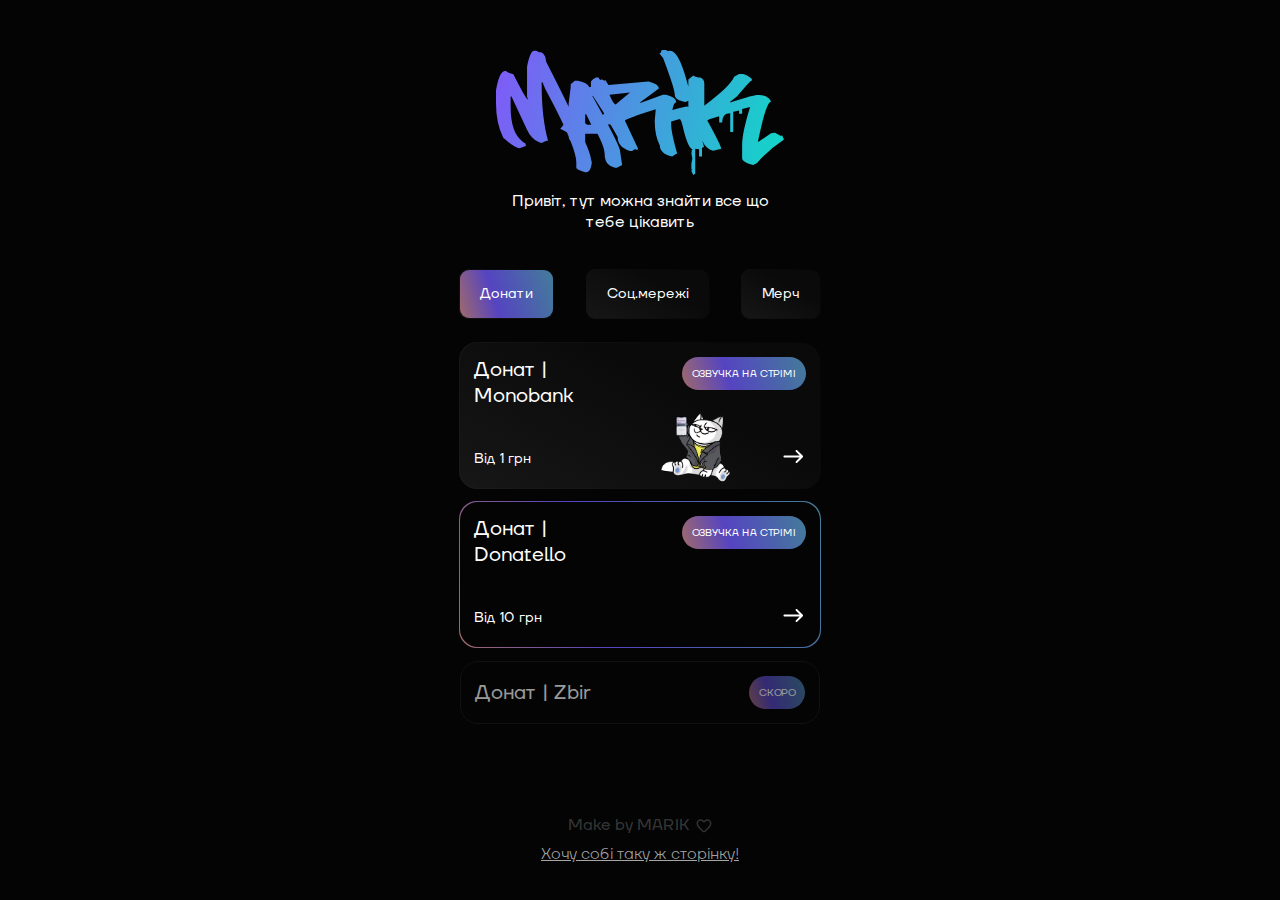
<file: index.html>
<!DOCTYPE html>
<html lang="en">
<head>
    <meta charset="UTF-8">
    <meta name="viewport" content="width=device-width, initial-scale=1.0">
    <title>Marik.str</title>
    <link rel="stylesheet" href="./css/main.css">
    <link rel="stylesheet" href="./font/stylesheet.css">
</head>
<body>
    
<!-- <spline-viewer url="https://prod.spline.design/HW3qBIcIWPRke2JP/scene.splinecode"></spline-viewer> -->
    <a href="https://prod.spline.design/Rg0K-OLG7JFMIJ8s/scene.splinecode"></a>
        <div class="container">
            <div class="main-wrapper">
                <img class="img" src="./img/MARiK.svg" alt="">
                <div class="main-title">Привіт, тут можна знайти все що тебе цікавить</div>
                <div class="main-tabs">
                    <div class="main-tab active" data-tab="donate">Донати</div>
                    <div class="main-tab" data-tab="social">Соц.мережі</div>
                    <div class="main-tab" data-tab="merch">Мерч</div>
                </div>
                <div class="tabs-content">

                    <div class="tab-content active" id="donate">
                        <a href="https://send.monobank.ua/jar/8Kun5xwrMJ" target="_blank" rel="noopener noreferrer" class="main-element monodonat">
                            <div class="element-top">
                                <div class="element-title">Донат | Monobank</div>
                                <div class="element-info">озвучка на стрімі</div>
                            </div>
                            <div class="element-down">
                                <div class="element-desc">Від 1 грн</div>
                                <div class="arrow">
                                    <svg width="25" height="25" viewBox="0 0 25 25" fill="none" xmlns="http://www.w3.org/2000/svg">
                                    <g clip-path="url(#clip0_0_21)">
                                    <path d="M14.8 18.8C14.41 18.41 14.41 17.78 14.8 17.39L18.67 13.5H3.50003C2.95003 13.5 2.50003 13.05 2.50003 12.5C2.50003 11.95 2.95003 11.5 3.50003 11.5H18.67L14.79 7.61998C14.4 7.22998 14.4 6.59998 14.79 6.20998C15.18 5.81998 15.81 5.81998 16.2 6.20998L21.8 11.8C22.19 12.19 22.19 12.82 21.8 13.21L16.21 18.8C15.82 19.18 15.18 19.18 14.8 18.8Z" fill="white"/>
                                    </g>
                                    <defs>
                                    <clipPath id="clip0_0_21">
                                    <rect width="24" height="24" fill="white" transform="matrix(-1 0 0 1 24.5 0.5)"/>
                                    </clipPath>
                                    </defs>
                                    </svg>
                                    </div>
                            </div>
                        </a>
                        <a href="https://donatello.to/MARiK" target="_blank" rel="noopener noreferrer" class="main-element">
                            <div class="element-top">
                                <div class="element-title">Донат | Donatello</div>
                                <div class="element-info">озвучка на стрімі</div>
                            </div>
                            <div class="element-down">
                                <div class="element-desc">Від 10 грн</div>
                                <div class="arrow">
                                    <svg width="25" height="25" viewBox="0 0 25 25" fill="none" xmlns="http://www.w3.org/2000/svg">
                                    <g clip-path="url(#clip0_0_21)">
                                    <path d="M14.8 18.8C14.41 18.41 14.41 17.78 14.8 17.39L18.67 13.5H3.50003C2.95003 13.5 2.50003 13.05 2.50003 12.5C2.50003 11.95 2.95003 11.5 3.50003 11.5H18.67L14.79 7.61998C14.4 7.22998 14.4 6.59998 14.79 6.20998C15.18 5.81998 15.81 5.81998 16.2 6.20998L21.8 11.8C22.19 12.19 22.19 12.82 21.8 13.21L16.21 18.8C15.82 19.18 15.18 19.18 14.8 18.8Z" fill="white"/>
                                    </g>
                                    <defs>
                                    <clipPath id="clip0_0_21">
                                    <rect width="24" height="24" fill="white" transform="matrix(-1 0 0 1 24.5 0.5)"/>
                                    </clipPath>
                                    </defs>
                                    </svg>
                                    </div>
                            </div>
                        </a>
                        <a href="#"  class="main-element zbir">
                            <div class="element-top">
                                <div class="element-title mb-0">Донат | Zbir</div>
                                <div class="element-info ">скоро</div>
                            </div>
                            <div class="element-down">
                                <!-- <div class="arrow">
                                    <svg width="25" height="25" viewBox="0 0 25 25" fill="none" xmlns="http://www.w3.org/2000/svg">
                                    <g clip-path="url(#clip0_0_21)">
                                    <path d="M14.8 18.8C14.41 18.41 14.41 17.78 14.8 17.39L18.67 13.5H3.50003C2.95003 13.5 2.50003 13.05 2.50003 12.5C2.50003 11.95 2.95003 11.5 3.50003 11.5H18.67L14.79 7.61998C14.4 7.22998 14.4 6.59998 14.79 6.20998C15.18 5.81998 15.81 5.81998 16.2 6.20998L21.8 11.8C22.19 12.19 22.19 12.82 21.8 13.21L16.21 18.8C15.82 19.18 15.18 19.18 14.8 18.8Z" fill="white"/>
                                    </g>
                                    <defs>
                                    <clipPath id="clip0_0_21">
                                    <rect width="24" height="24" fill="white" transform="matrix(-1 0 0 1 24.5 0.5)"/>
                                    </clipPath>
                                    </defs>
                                    </svg>
                                    </div> -->
                            </div>
                        </a>
                    </div>
                    
                    <div class="tab-content " id="social">
                        <a href="https://www.youtube.com/@marik_str" target="_blank" rel="noopener noreferrer" class="main-element">
                            <div class="element-top">
                                <div class="element-title">YouTube</div>
                            </div>
                            <div class="element-down">
                                <div class="element-desc">Ютуб канал Маріка </div>
                                <div class="arrow">
                                    <svg width="25" height="25" viewBox="0 0 25 25" fill="none" xmlns="http://www.w3.org/2000/svg">
                                    <g clip-path="url(#clip0_0_21)">
                                    <path d="M14.8 18.8C14.41 18.41 14.41 17.78 14.8 17.39L18.67 13.5H3.50003C2.95003 13.5 2.50003 13.05 2.50003 12.5C2.50003 11.95 2.95003 11.5 3.50003 11.5H18.67L14.79 7.61998C14.4 7.22998 14.4 6.59998 14.79 6.20998C15.18 5.81998 15.81 5.81998 16.2 6.20998L21.8 11.8C22.19 12.19 22.19 12.82 21.8 13.21L16.21 18.8C15.82 19.18 15.18 19.18 14.8 18.8Z" fill="white"/>
                                    </g>
                                    <defs>
                                    <clipPath id="clip0_0_21">
                                    <rect width="24" height="24" fill="white" transform="matrix(-1 0 0 1 24.5 0.5)"/>
                                    </clipPath>
                                    </defs>
                                    </svg>
                                    </div>
                            </div>
                        </a>
                        <a href="https://t.me/MARiK_streams" target="_blank" rel="noopener noreferrer" class="main-element">
                            <div class="element-top">
                                <div class="element-title">Telegram</div>
                            </div>
                            <div class="element-down">
                                <div class="element-desc">Телеграм канал Маріка</div>
                                <div class="arrow">
                                    <svg width="25" height="25" viewBox="0 0 25 25" fill="none" xmlns="http://www.w3.org/2000/svg">
                                    <g clip-path="url(#clip0_0_21)">
                                    <path d="M14.8 18.8C14.41 18.41 14.41 17.78 14.8 17.39L18.67 13.5H3.50003C2.95003 13.5 2.50003 13.05 2.50003 12.5C2.50003 11.95 2.95003 11.5 3.50003 11.5H18.67L14.79 7.61998C14.4 7.22998 14.4 6.59998 14.79 6.20998C15.18 5.81998 15.81 5.81998 16.2 6.20998L21.8 11.8C22.19 12.19 22.19 12.82 21.8 13.21L16.21 18.8C15.82 19.18 15.18 19.18 14.8 18.8Z" fill="white"/>
                                    </g>
                                    <defs>
                                    <clipPath id="clip0_0_21">
                                    <rect width="24" height="24" fill="white" transform="matrix(-1 0 0 1 24.5 0.5)"/>
                                    </clipPath>
                                    </defs>
                                    </svg>
                                    </div>
                            </div>
                        </a>
                    </a>
                    <a href="https://www.instagram.com/marian_bumbak/"  target="_blank" rel="noopener noreferrer" class="main-element">
                        <div class="element-top">
                            <div class="element-title">Instagram</div>
                        </div>
                        <div class="element-down">
                            <div class="element-desc">Інстаграм Маріка</div>
                            <div class="arrow">
                                <svg width="25" height="25" viewBox="0 0 25 25" fill="none" xmlns="http://www.w3.org/2000/svg">
                                <g clip-path="url(#clip0_0_21)">
                                <path d="M14.8 18.8C14.41 18.41 14.41 17.78 14.8 17.39L18.67 13.5H3.50003C2.95003 13.5 2.50003 13.05 2.50003 12.5C2.50003 11.95 2.95003 11.5 3.50003 11.5H18.67L14.79 7.61998C14.4 7.22998 14.4 6.59998 14.79 6.20998C15.18 5.81998 15.81 5.81998 16.2 6.20998L21.8 11.8C22.19 12.19 22.19 12.82 21.8 13.21L16.21 18.8C15.82 19.18 15.18 19.18 14.8 18.8Z" fill="white"/>
                                </g>
                                <defs>
                                <clipPath id="clip0_0_21">
                                <rect width="24" height="24" fill="white" transform="matrix(-1 0 0 1 24.5 0.5)"/>
                                </clipPath>
                                </defs>
                                </svg>
                                </div>
                        </div>
                        
                    </a>
                    <a href="https://www.tiktok.com/@marik.str"  target="_blank" rel="noopener noreferrer" class="main-element">
                        <div class="element-top">
                            <div class="element-title">Tik tok</div>
                        </div>
                        <div class="element-down">
                            <div class="element-desc">Тік ток Маріка</div>
                            <div class="arrow">
                                <svg width="25" height="25" viewBox="0 0 25 25" fill="none" xmlns="http://www.w3.org/2000/svg">
                                <g clip-path="url(#clip0_0_21)">
                                <path d="M14.8 18.8C14.41 18.41 14.41 17.78 14.8 17.39L18.67 13.5H3.50003C2.95003 13.5 2.50003 13.05 2.50003 12.5C2.50003 11.95 2.95003 11.5 3.50003 11.5H18.67L14.79 7.61998C14.4 7.22998 14.4 6.59998 14.79 6.20998C15.18 5.81998 15.81 5.81998 16.2 6.20998L21.8 11.8C22.19 12.19 22.19 12.82 21.8 13.21L16.21 18.8C15.82 19.18 15.18 19.18 14.8 18.8Z" fill="white"/>
                                </g>
                                <defs>
                                <clipPath id="clip0_0_21">
                                <rect width="24" height="24" fill="white" transform="matrix(-1 0 0 1 24.5 0.5)"/>
                                </clipPath>
                                </defs>
                                </svg>
                                </div>
                        </div>
                        
                    </a>
                    <a href="https://www.twitch.tv/marik_str"  target="_blank" rel="noopener noreferrer" class="main-element">
                        <div class="element-top">
                            <div class="element-title">Twitch</div>
                        </div>
                        <div class="element-down">
                            <div class="element-desc">Твіч Маріка</div>
                            <div class="arrow">
                                <svg width="25" height="25" viewBox="0 0 25 25" fill="none" xmlns="http://www.w3.org/2000/svg">
                                <g clip-path="url(#clip0_0_21)">
                                <path d="M14.8 18.8C14.41 18.41 14.41 17.78 14.8 17.39L18.67 13.5H3.50003C2.95003 13.5 2.50003 13.05 2.50003 12.5C2.50003 11.95 2.95003 11.5 3.50003 11.5H18.67L14.79 7.61998C14.4 7.22998 14.4 6.59998 14.79 6.20998C15.18 5.81998 15.81 5.81998 16.2 6.20998L21.8 11.8C22.19 12.19 22.19 12.82 21.8 13.21L16.21 18.8C15.82 19.18 15.18 19.18 14.8 18.8Z" fill="white"/>
                                </g>
                                <defs>
                                <clipPath id="clip0_0_21">
                                <rect width="24" height="24" fill="white" transform="matrix(-1 0 0 1 24.5 0.5)"/>
                                </clipPath>
                                </defs>
                                </svg>
                                </div>
                        </div>
                        
                    </a>
                    </div>
                    <div class="tab-content" id="merch">
                        <div class="merch-wrapper">
                            <div class="merch-top">
                                <div class="logo"><svg width="62" height="12" viewBox="0 0 62 12" fill="none" xmlns="http://www.w3.org/2000/svg">
                                    <path d="M13.8357 11.6757V0.324324H17.6692L20.5655 6.81081H20.9915L23.8879 0.324324H27.7213V11.6757H25.1657V4.45946L25.336 3H25.1657L22.4397 9.08108H19.1174L16.3914 3H16.221L16.3914 4.45946V11.6757H13.8357Z" fill="white"/>
                                    <path d="M34.565 12C33.52 12 32.6227 11.8162 31.873 11.4486C31.1234 11.0811 30.5271 10.6054 30.0841 10.0216C29.6525 9.43784 29.3572 8.8 29.1981 8.10811H31.839C31.9866 8.58378 32.2876 8.98919 32.7419 9.32432C33.2076 9.64865 33.8153 9.81081 34.565 9.81081C35.0874 9.81081 35.5134 9.75676 35.8428 9.64865C36.1722 9.52973 36.4107 9.37838 36.5583 9.1946C36.706 9 36.7798 8.77297 36.7798 8.51351C36.7798 8.24324 36.6662 8.01622 36.4391 7.83243C36.2119 7.64865 35.9166 7.4973 35.5531 7.37838C35.201 7.25946 34.724 7.12973 34.122 6.98919C33.1906 6.75135 32.4296 6.52432 31.839 6.30811C31.2597 6.08108 30.7599 5.74054 30.3396 5.28649C29.9194 4.83243 29.7093 4.23243 29.7093 3.48649C29.7093 2.85946 29.891 2.28108 30.2545 1.75135C30.6293 1.21081 31.1631 0.783783 31.856 0.47027C32.5602 0.156757 33.378 0 34.3094 0C35.2976 0 36.1381 0.167568 36.8309 0.502703C37.5352 0.827027 38.0804 1.25405 38.4665 1.78378C38.8641 2.3027 39.1253 2.87027 39.2503 3.48649H36.6095C36.5072 3.12973 36.263 2.82703 35.8768 2.57838C35.502 2.31892 34.9795 2.18919 34.3094 2.18919C33.8778 2.18919 33.5143 2.24324 33.219 2.35135C32.9237 2.45946 32.7022 2.60541 32.5545 2.78919C32.4182 2.97297 32.3501 3.17838 32.3501 3.40541C32.3501 3.67568 32.4637 3.9027 32.6908 4.08649C32.918 4.27027 33.2076 4.42162 33.5597 4.54054C33.9232 4.65946 34.4059 4.78919 35.0079 4.92973C35.9393 5.16757 36.6946 5.4 37.2739 5.62703C37.8645 5.84324 38.37 6.17838 38.7903 6.63243C39.2105 7.08649 39.4206 7.68649 39.4206 8.43243C39.4206 9.08108 39.2332 9.67568 38.8584 10.2162C38.4836 10.7568 37.927 11.1892 37.1887 11.5135C36.4618 11.8378 35.5872 12 34.565 12Z" fill="white"/>
                                    <path d="M44.0234 11.6757V2.59459H40.19V0.324324H50.4125V2.59459H46.5791V11.6757H44.0234Z" fill="white"/>
                                    <path d="M51.6923 11.6757V0.324324H57.3147C58.2574 0.324324 59.0809 0.491892 59.7851 0.827027C60.5007 1.16216 61.0459 1.62162 61.4207 2.2054C61.8069 2.78919 62 3.43243 62 4.13514C62 4.97838 61.7501 5.6973 61.2503 6.29189C60.7506 6.87568 60.0918 7.31892 59.274 7.62162L62 11.6757H59.1036L56.6332 7.94595H54.2479V11.6757H51.6923ZM57.2295 5.67568C57.9337 5.67568 58.4619 5.53514 58.814 5.25405C59.1775 4.97297 59.3592 4.6 59.3592 4.13514C59.3592 3.67027 59.1775 3.2973 58.814 3.01622C58.4619 2.73514 57.9337 2.59459 57.2295 2.59459H54.2479V5.67568H57.2295Z" fill="white"/>
                                    <path d="M0 11.6907H1.28395V0.22324H0V11.6907Z" fill="white"/>
                                    <path d="M1.86752 11.6907H3.09311V0.22324H1.86752V11.6907Z" fill="white"/>
                                    <path d="M3.67642 11.6907H4.02658V0.22324H3.67642V11.6907Z" fill="white"/>
                                    <path d="M5.48591 11.6907H6.30297V0.22324H5.48591V11.6907Z" fill="white"/>
                                    <path d="M6.88625 11.6907H7.23642V0.22324H6.88625V11.6907Z" fill="white"/>
                                    <path d="M9.16268 11.6907H9.97974V0.22324H9.16268V11.6907Z" fill="white"/>
                                    <path d="M10.5635 11.6907H10.9137V0.22324H10.5635V11.6907Z" fill="white"/>
                                    <path d="M11.9638 11.6907H12.7225V0.22324H11.9638V11.6907Z" fill="white"/>
                                    </svg>
                                    </div>
                                <ul class="sizes">
                                    <li>XS</li>
                                    <li>S</li>
                                    <li>M</li>
                                    <li>L</li>
                                    <li>XL</li>
                                </ul>
                                
                            </div>
                            <div class="merch-down">
                                <div class="merch-price">
                                    <div class="merch-title">ХУДІ</div>
                                    <div class="price">2000 ₴</div>
                                </div>
                                <a href="https://t.me/mstrmanager" target="_blank" rel="noopener noreferrer" class="merch-buy"> Замовити</a>
                            </div>
                        </div>
                    </div>
                </div>
                <div class="main-desc">Make by MARIK <svg width="18" height="18" viewBox="0 0 18 18" fill="none" xmlns="http://www.w3.org/2000/svg">
                    <g clip-path="url(#clip0_11_36)">
                    <path d="M14.745 2.9925C12.765 1.6425 10.32 2.2725 8.99998 3.8175C7.67998 2.2725 5.23498 1.635 3.25498 2.9925C2.20498 3.7125 1.54498 4.9275 1.49998 6.21C1.39498 9.12 3.97498 11.4525 7.91248 15.03L7.98748 15.0975C8.55748 15.615 9.43498 15.615 10.005 15.09L10.0875 15.015C14.025 11.445 16.5975 9.1125 16.5 6.2025C16.455 4.9275 15.795 3.7125 14.745 2.9925V2.9925ZM9.07498 13.9125L8.99998 13.9875L8.92498 13.9125C5.35498 10.68 2.99998 8.5425 2.99998 6.375C2.99998 4.875 4.12498 3.75 5.62498 3.75C6.77998 3.75 7.90498 4.4925 8.30248 5.52H9.70498C10.095 4.4925 11.22 3.75 12.375 3.75C13.875 3.75 15 4.875 15 6.375C15 8.5425 12.645 10.68 9.07498 13.9125Z" fill="#323232"/>
                    </g>
                    <defs>
                    <clipPath id="clip0_11_36">
                    <rect width="18" height="18" fill="white"/>
                    </clipPath>
                    </defs>
                    </svg>
                    </div>
                <a href="https://t.me/mstrmanager" target="_blank" rel="noopener noreferrer" class="link">Хочу собі таку ж сторінку!</a>
            </div>
        </div>
    <script src="./js/app.js"></script>
    <!-- <script type="module" src="https://unpkg.com/@splinetool/viewer@1.9.56/build/spline-viewer.js"></script> -->



    
</body>
</html>
</file>
<file: css/main.css>
*{
    box-sizing: border-box;
    
}


body{
    padding: 0;
    margin: 0;
    font-size: 20px;
    font-family: "Montserrat";
    background: #040404;
    color: #fff;
    font-weight: 400;
    line-height: 120%;
}
spline-viewer {
    width: 100%;
    height: 100vh; /* Высота экрана */
    display: block; /* Убираем лишние отступы */
    position: absolute;
    z-index: 0;
}

h1,h2,h3,h4,h5,h6{
    margin: 0;
    padding: 0;
}
a{
    text-decoration: none;
}

.container{
    width: 390px;
    padding: 0 15px;
    margin: 0 auto;
}
.img{

    position: relative;
    margin: 50px auto 0;
    width: 80%;
}

.main-list{
    display: flex;
    flex-direction: column;
    width: 100%;
}
.main-tabs {
    display: flex;
    margin-bottom: 25px;
    justify-content: space-between;
    width: 100%;
}

.main-tab {
    padding: 15px 20px;
    cursor: pointer;
    position: relative;
    touch-action: manipulation;
    transition: all 0.3s ease;
    color: rgb(255, 255, 255);
    font-family: "TT Firs Neue";
    font-size: 14px;
    font-weight: 400;
    line-height: 130%;
    text-align: center;
    box-sizing: border-box;
    border-radius: 9px;
    background: linear-gradient(208.95deg, rgb(10, 10, 10) 35.367%,rgb(22, 22, 22) 97.499%);
}
.main-tab::before{
    content: '';
    position: absolute;
    top: -1px;
    left: -1px;
    right: -1px;
    bottom: -1px;
    background: linear-gradient(224.70deg, rgba(255, 255, 255, 0) 1.474%,rgba(82, 82, 82, 0.2) 97.361%);
    border-radius: inherit; 
    z-index: -1;
}

.main-tab.active {
    box-sizing: border-box;
    border-radius: 9px;

    background: linear-gradient(252.75deg, rgb(56, 160, 129) -40.431%,rgb(85, 68, 193) 62.654%,rgb(255, 153, 0) 147.126%);
}

.tabs-content {
    display: flex;
    flex-direction: column;
    width: 100%;

}

.tab-content {
    display: none;
}

.tab-content.active {
    display: flex;
    flex-direction: column;
}
.main-wrapper{
    display: flex;
    flex-direction: column;
    height: 100vh;
    align-items: center;
    
}
.main-title{
    color: rgb(255, 255, 255);
    font-family: "TT Firs Neue" ;
    font-size: 16px;
    font-weight: 400;
    line-height: 21px;
    letter-spacing: 0%;
    text-align: center;
    margin-bottom: 37px;   
    margin-top: 16px;
    width: 80%;
}
.main-element{
    padding: 14px;
    box-sizing: border-box;
    border-radius: 18px;
    background: #040404;
    position: relative;
    margin-bottom: 14px;
}
.donat{
    background: linear-gradient(208.95deg, rgb(10, 10, 10) 35.582%,rgb(22, 22, 22) 97.414%);
}
.monodonat{
    background: linear-gradient(208.95deg, rgb(10, 10, 10) 35.582%,rgb(22, 22, 22) 97.414%);
}
.main-element::before{
    content: '';
    position: absolute;
    top: -1px;
    left: -1px;
    right: -1px;
    bottom: -1px;
    background: linear-gradient(252.75deg, rgb(56, 160, 129) -40.431%,rgb(85, 68, 193) 62.654%,rgb(255, 153, 0) 147.126%);
    border-radius: inherit; 
    z-index: -1;
}

.donat::before{
    content: '';
    position: absolute;
    top: -1px;
    left: -1px;
    right: -1px;
    bottom: -1px;
    background: linear-gradient(224.70deg, rgba(255, 255, 255, 0) 1.462%,rgba(119, 119, 119, 0.2) 97.343%);
    border-radius: inherit; 
    z-index: -1;
}
.monodonat::before{
    content: '';
    position: absolute;
    top: -1px;
    left: -1px;
    right: -1px;
    bottom: -1px;
    background: linear-gradient(224.70deg, rgba(255, 255, 255, 0) 1.462%,rgba(119, 119, 119, 0.2) 97.343%);
    border-radius: inherit; 
    z-index: -1;
    

}
.monodonat::after{
    content: '';
    position: absolute;
    right: 80px;
    width: 84px;
    height: 84px;
    bottom: 0;
    background-image: url(../img/kit.png);
    background-size: cover;
    background-repeat: no-repeat;
}
.element-top{
    display: flex;
    justify-content: space-between;
    align-items: start;
}

.element-title{
    color: rgb(255, 255, 255);
    font-family: "TT Firs Neue";
    font-size: 20px;
    font-weight: 400;
    line-height: 26px;
    letter-spacing: 0%;
    width: 146px;
    margin-bottom: 35px;
}
.element-info{
    color: rgb(255, 255, 255);
    font-family: "TT Firs Neue" ;
    font-size: 10px;
    font-weight: 400;
    line-height: 13px;
    letter-spacing: 0%;
    text-transform: uppercase;  
    padding: 10px;
    border-radius: 27px;
    border-radius: 27px;
    height: 33px;
    background: linear-gradient(252.75deg, rgb(56, 160, 129) -40.431%,rgb(85, 68, 193) 62.654%,rgb(255, 153, 0) 147.126%);
}

.element-down{
    display: flex;
    justify-content: space-between;
    align-items: center;
}
.element-desc{
    color: rgb(255, 255, 255);
    font-family: "TT Firs Neue" ;
    font-size: 14px;
    font-weight: 400;
    line-height: 13px;
    letter-spacing: 0%;
    text-align: left;    
}
.zbir{
    opacity: 0.6;
    pointer-events: none;
    border: 1px solid rgb(26, 26, 26);
    
    border-radius: 18px;
    background: transparent !important;
}
.zbir .element-top{
    align-items: center;
}
.zbir::before{
    content: '';
    position: absolute;
    top: -1px;
    left: -1px;
    right: -1px;
    bottom: -1px;
    background: transparent;
    border-radius: inherit; 
    z-index: -1;
}
.mb-0{
    margin-bottom: 0;
}
.main-desc{
    color: rgba(255, 255, 255, 0.21);
    font-family: "TT Firs Neue" ;
    font-size: 16px;
    display: flex;
    align-items: center;
    font-weight: 400;
    line-height: 21px;
    letter-spacing: 0%;
    
    text-align: center; 
    margin-top: auto;
}
.main-desc svg {
    margin-left: 5px;
}
.link{
    color: rgba(255, 255, 255, 0.65);
    font-family: "TT Firs Neue";
    font-size: 16px;
    font-weight: 300;
    line-height: 21px;
    letter-spacing: 0%;
    text-align: center;
    text-decoration-line: underline;   
    padding-bottom: 35px;
    margin-top: 8px;
}
.merch-wrapper{
    overflow: hidden;
    flex-direction: column;
    display: flex;
    padding: 20px;
    box-sizing: border-box;
    border-radius: 18px;
    background: #040404;
    position: relative;
    margin-bottom: 14px;
    background: linear-gradient(208.95deg, rgb(10, 10, 10) 35.582%,rgb(22, 22, 22) 97.414%);
}
.merch-wrapper::before{
    content: '';
    position: absolute;
    top: -1px;
    left: -1px;
    right: -1px;
    bottom: -1px;
    background: linear-gradient(224.70deg, rgba(255, 255, 255, 0) 1.462%,rgba(119, 119, 119, 0.2) 97.343%);
    border-radius: inherit; 
    z-index: -1;
    

}
.merch-top{
    display: flex;
    justify-content: space-between;
    margin-bottom: 258px;
}

.sizes{
    display: flex;
    align-items: center;
    list-style: none;
    gap: 10px;
    margin: 0;
}
.sizes li{
    font-family: "TT Firs Neue";
    font-size: 16px;
}
.merch-down{
    
    position: relative;
}
.merch-down::before{
    content: '';
    position: absolute;
    top: -275%;
    right: -20%;
    background-image: url(../img/merch.png);
    background-size: contain;
    background-repeat: no-repeat;
    width: 380px;
    height: 223px;
}
.merch-price{
    display: flex;
    justify-content: space-between;
    font-family: "TT Firs Neue";
    font-size: 28px;
}
.merch-buy{
    text-transform: uppercase;
    font-family: "TT Firs Neue";
    font-size: 14px;
    width: 100%;
    margin-top: 14px;
    height: 50px;
    display: flex;
    color: #fff;
    justify-content: center;
    align-items: center;
    border-radius: 28px;
    background: linear-gradient(90.95deg, rgb(27, 27, 27) 35.582%,rgb(22, 22, 22) 97.414%);
}
</file>
<file: font/stylesheet.css>
@font-face {
    font-family: 'TT Firs Neue';
    src: url('TTFirsNeue-Light.eot');
    src: local('TT Firs Neue Light'), local('TTFirsNeue-Light'),
        url('TTFirsNeue-Light.eot?#iefix') format('embedded-opentype'),
        url('TTFirsNeue-Light.woff2') format('woff2'),
        url('TTFirsNeue-Light.woff') format('woff'),
        url('TTFirsNeue-Light.ttf') format('truetype');
    font-weight: 300;
    font-style: normal;
}

@font-face {
    font-family: 'TT Firs Neue';
    src: url('TTFirsNeue-Regular.eot');
    src: local('TT Firs Neue Regular'), local('TTFirsNeue-Regular'),
        url('TTFirsNeue-Regular.eot?#iefix') format('embedded-opentype'),
        url('TTFirsNeue-Regular.woff2') format('woff2'),
        url('TTFirsNeue-Regular.woff') format('woff'),
        url('TTFirsNeue-Regular.ttf') format('truetype');
    font-weight: normal;
    font-style: normal;
}

@font-face {
    font-family: 'TT Firs Neue';
    src: url('TTFirsNeue-BoldItalic.eot');
    src: local('TT Firs Neue Bold Italic'), local('TTFirsNeue-BoldItalic'),
        url('TTFirsNeue-BoldItalic.eot?#iefix') format('embedded-opentype'),
        url('TTFirsNeue-BoldItalic.woff2') format('woff2'),
        url('TTFirsNeue-BoldItalic.woff') format('woff'),
        url('TTFirsNeue-BoldItalic.ttf') format('truetype');
    font-weight: bold;
    font-style: italic;
}

@font-face {
    font-family: 'TT Firs Neue';
    src: url('TTFirsNeue-DemiBoldItalic.eot');
    src: local('TT Firs Neue DemiBold Italic'), local('TTFirsNeue-DemiBoldItalic'),
        url('TTFirsNeue-DemiBoldItalic.eot?#iefix') format('embedded-opentype'),
        url('TTFirsNeue-DemiBoldItalic.woff2') format('woff2'),
        url('TTFirsNeue-DemiBoldItalic.woff') format('woff'),
        url('TTFirsNeue-DemiBoldItalic.ttf') format('truetype');
    font-weight: 600;
    font-style: italic;
}

@font-face {
    font-family: 'TT Firs Neue';
    src: url('TTFirsNeue-ExtraLight.eot');
    src: local('TT Firs Neue ExtraLight'), local('TTFirsNeue-ExtraLight'),
        url('TTFirsNeue-ExtraLight.eot?#iefix') format('embedded-opentype'),
        url('TTFirsNeue-ExtraLight.woff2') format('woff2'),
        url('TTFirsNeue-ExtraLight.woff') format('woff'),
        url('TTFirsNeue-ExtraLight.ttf') format('truetype');
    font-weight: 200;
    font-style: normal;
}

@font-face {
    font-family: 'TT Firs Neue';
    src: url('TTFirsNeue-ThinItalic.eot');
    src: local('TT Firs Neue Thin Italic'), local('TTFirsNeue-ThinItalic'),
        url('TTFirsNeue-ThinItalic.eot?#iefix') format('embedded-opentype'),
        url('TTFirsNeue-ThinItalic.woff2') format('woff2'),
        url('TTFirsNeue-ThinItalic.woff') format('woff'),
        url('TTFirsNeue-ThinItalic.ttf') format('truetype');
    font-weight: 100;
    font-style: italic;
}

@font-face {
    font-family: 'TT Firs Neue';
    src: url('TTFirsNeue-MediumItalic.eot');
    src: local('TT Firs Neue Medium Italic'), local('TTFirsNeue-MediumItalic'),
        url('TTFirsNeue-MediumItalic.eot?#iefix') format('embedded-opentype'),
        url('TTFirsNeue-MediumItalic.woff2') format('woff2'),
        url('TTFirsNeue-MediumItalic.woff') format('woff'),
        url('TTFirsNeue-MediumItalic.ttf') format('truetype');
    font-weight: 500;
    font-style: italic;
}

@font-face {
    font-family: 'TT Firs Neue';
    src: url('TTFirsNeue-DemiBold.eot');
    src: local('TT Firs Neue DemiBold'), local('TTFirsNeue-DemiBold'),
        url('TTFirsNeue-DemiBold.eot?#iefix') format('embedded-opentype'),
        url('TTFirsNeue-DemiBold.woff2') format('woff2'),
        url('TTFirsNeue-DemiBold.woff') format('woff'),
        url('TTFirsNeue-DemiBold.ttf') format('truetype');
    font-weight: 600;
    font-style: normal;
}

@font-face {
    font-family: 'TT Firs Neue';
    src: url('TTFirsNeue-BlackItalic.eot');
    src: local('TT Firs Neue Black Italic'), local('TTFirsNeue-BlackItalic'),
        url('TTFirsNeue-BlackItalic.eot?#iefix') format('embedded-opentype'),
        url('TTFirsNeue-BlackItalic.woff2') format('woff2'),
        url('TTFirsNeue-BlackItalic.woff') format('woff'),
        url('TTFirsNeue-BlackItalic.ttf') format('truetype');
    font-weight: 900;
    font-style: italic;
}

@font-face {
    font-family: 'TT Firs Neue';
    src: url('TTFirsNeue-LightItalic.eot');
    src: local('TT Firs Neue Light Italic'), local('TTFirsNeue-LightItalic'),
        url('TTFirsNeue-LightItalic.eot?#iefix') format('embedded-opentype'),
        url('TTFirsNeue-LightItalic.woff2') format('woff2'),
        url('TTFirsNeue-LightItalic.woff') format('woff'),
        url('TTFirsNeue-LightItalic.ttf') format('truetype');
    font-weight: 300;
    font-style: italic;
}

@font-face {
    font-family: 'TT Firs Neue';
    src: url('TTFirsNeue-ExtraLightItalic.eot');
    src: local('TT Firs Neue ExtraLight Italic'), local('TTFirsNeue-ExtraLightItalic'),
        url('TTFirsNeue-ExtraLightItalic.eot?#iefix') format('embedded-opentype'),
        url('TTFirsNeue-ExtraLightItalic.woff2') format('woff2'),
        url('TTFirsNeue-ExtraLightItalic.woff') format('woff'),
        url('TTFirsNeue-ExtraLightItalic.ttf') format('truetype');
    font-weight: 200;
    font-style: italic;
}

@font-face {
    font-family: 'TT Firs Neue';
    src: url('TTFirsNeue-Bold.eot');
    src: local('TT Firs Neue Bold'), local('TTFirsNeue-Bold'),
        url('TTFirsNeue-Bold.eot?#iefix') format('embedded-opentype'),
        url('TTFirsNeue-Bold.woff2') format('woff2'),
        url('TTFirsNeue-Bold.woff') format('woff'),
        url('TTFirsNeue-Bold.ttf') format('truetype');
    font-weight: bold;
    font-style: normal;
}

@font-face {
    font-family: 'TT Firs Neue';
    src: url('TTFirsNeue-ExtraBold.eot');
    src: local('TT Firs Neue ExtraBold'), local('TTFirsNeue-ExtraBold'),
        url('TTFirsNeue-ExtraBold.eot?#iefix') format('embedded-opentype'),
        url('TTFirsNeue-ExtraBold.woff2') format('woff2'),
        url('TTFirsNeue-ExtraBold.woff') format('woff'),
        url('TTFirsNeue-ExtraBold.ttf') format('truetype');
    font-weight: 800;
    font-style: normal;
}

@font-face {
    font-family: 'TT Firs Neue';
    src: url('TTFirsNeue-Medium.eot');
    src: local('TT Firs Neue Medium'), local('TTFirsNeue-Medium'),
        url('TTFirsNeue-Medium.eot?#iefix') format('embedded-opentype'),
        url('TTFirsNeue-Medium.woff2') format('woff2'),
        url('TTFirsNeue-Medium.woff') format('woff'),
        url('TTFirsNeue-Medium.ttf') format('truetype');
    font-weight: 500;
    font-style: normal;
}

@font-face {
    font-family: 'TT Firs Neue';
    src: url('TTFirsNeue-Thin.eot');
    src: local('TT Firs Neue Thin'), local('TTFirsNeue-Thin'),
        url('TTFirsNeue-Thin.eot?#iefix') format('embedded-opentype'),
        url('TTFirsNeue-Thin.woff2') format('woff2'),
        url('TTFirsNeue-Thin.woff') format('woff'),
        url('TTFirsNeue-Thin.ttf') format('truetype');
    font-weight: 100;
    font-style: normal;
}

@font-face {
    font-family: 'TT Firs Neue';
    src: url('TTFirsNeue-ExtraBoldItalic.eot');
    src: local('TT Firs Neue ExtraBold Italic'), local('TTFirsNeue-ExtraBoldItalic'),
        url('TTFirsNeue-ExtraBoldItalic.eot?#iefix') format('embedded-opentype'),
        url('TTFirsNeue-ExtraBoldItalic.woff2') format('woff2'),
        url('TTFirsNeue-ExtraBoldItalic.woff') format('woff'),
        url('TTFirsNeue-ExtraBoldItalic.ttf') format('truetype');
    font-weight: 800;
    font-style: italic;
}

@font-face {
    font-family: 'TT Firs Neue';
    src: url('TTFirsNeue-Black.eot');
    src: local('TT Firs Neue Black'), local('TTFirsNeue-Black'),
        url('TTFirsNeue-Black.eot?#iefix') format('embedded-opentype'),
        url('TTFirsNeue-Black.woff2') format('woff2'),
        url('TTFirsNeue-Black.woff') format('woff'),
        url('TTFirsNeue-Black.ttf') format('truetype');
    font-weight: 900;
    font-style: normal;
}

@font-face {
    font-family: 'TT Firs Neue';
    src: url('TTFirsNeue-Italic.eot');
    src: local('TT Firs Neue Italic'), local('TTFirsNeue-Italic'),
        url('TTFirsNeue-Italic.eot?#iefix') format('embedded-opentype'),
        url('TTFirsNeue-Italic.woff2') format('woff2'),
        url('TTFirsNeue-Italic.woff') format('woff'),
        url('TTFirsNeue-Italic.ttf') format('truetype');
    font-weight: normal;
    font-style: italic;
}
</file>
